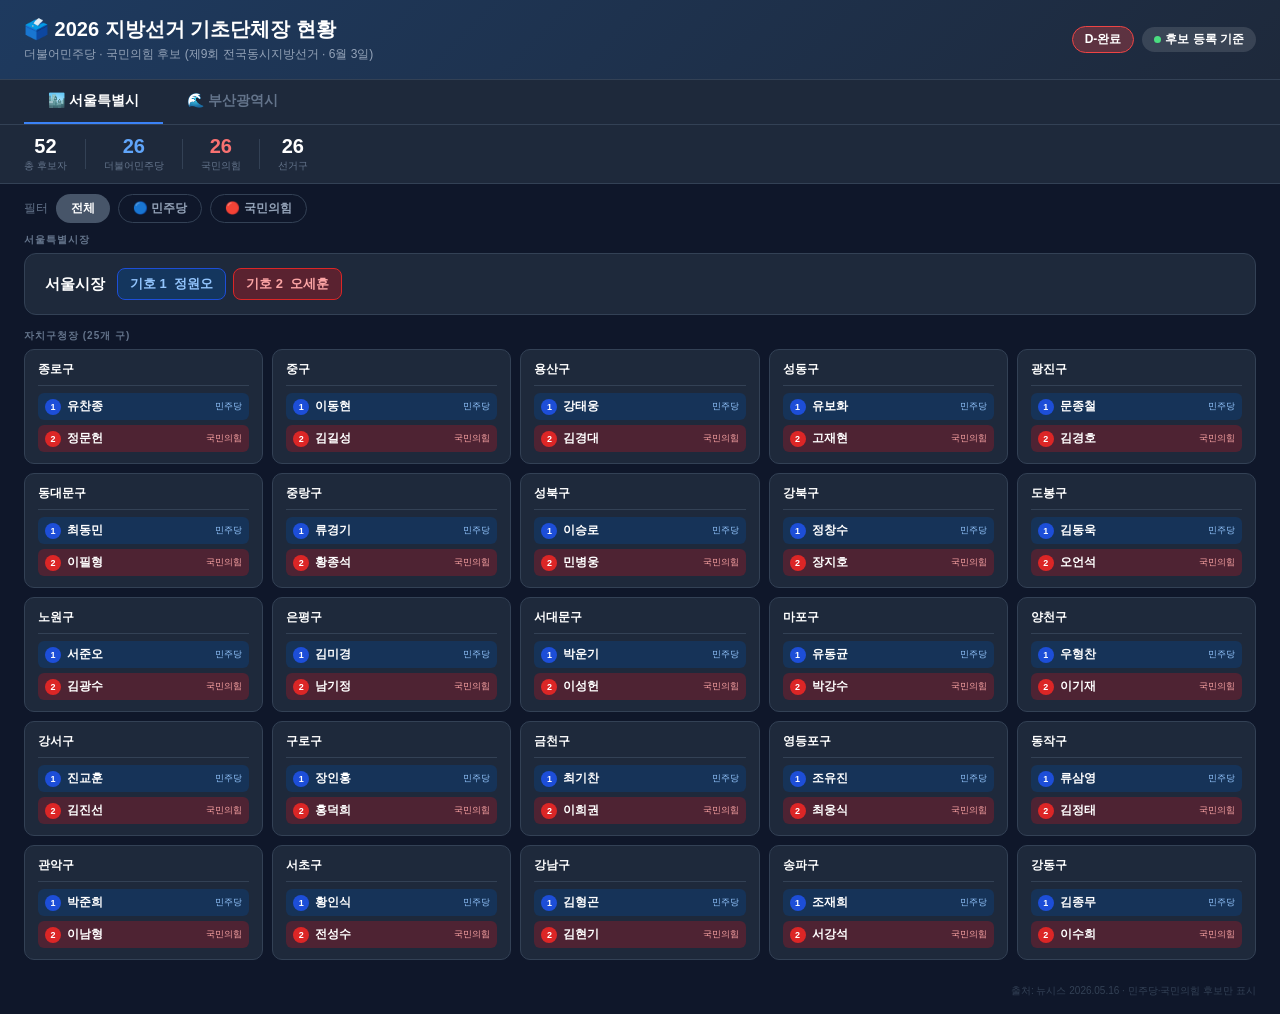
<file: seoul-election.html>
<!-- 2026 지방선거 기초단체장 현황 (서울·부산) -->
<!DOCTYPE html>
<html lang="ko">
<head>
  <meta charset="UTF-8">
  <meta name="viewport" content="width=device-width, initial-scale=1.0">
  <title>2026 지방선거 기초단체장 현황</title>
  <style>
    * { box-sizing:border-box; margin:0; padding:0; }
    body { font-family:'Noto Sans KR','Malgun Gothic',sans-serif; background:#0f172a; color:#e2e8f0; min-height:100vh; }

    header { background:linear-gradient(135deg,#1e3a5f,#1e293b); padding:16px 24px; border-bottom:1px solid #334155; }
    .hdr-row { display:flex; align-items:center; justify-content:space-between; flex-wrap:wrap; gap:8px; }
    .hdr-title { font-size:20px; font-weight:700; color:#fff; }
    .hdr-sub   { font-size:12px; color:#94a3b8; margin-top:3px; }
    .hdr-r { display:flex; gap:8px; align-items:center; }
    .badge { padding:4px 12px; border-radius:20px; font-size:12px; font-weight:700; color:#fff; background:rgba(255,255,255,0.12); }
    .badge.red { background:rgba(239,68,68,0.3); border:1px solid #ef4444; }
    .dot { width:7px; height:7px; border-radius:50%; background:#4ade80; animation:blink 1.3s infinite; display:inline-block; margin-right:4px; }
    @keyframes blink{0%,100%{opacity:1}50%{opacity:.3}}

    /* 도시 탭 */
    .city-tabs { display:flex; gap:0; background:#1e293b; border-bottom:1px solid #334155; padding:0 24px; }
    .ctab {
      padding:12px 24px; font-size:14px; font-weight:700; cursor:pointer;
      color:#64748b; border-bottom:2px solid transparent; transition:.15s;
    }
    .ctab:hover { color:#94a3b8; }
    .ctab.on { color:#fff; border-bottom-color:#3b82f6; }

    /* 요약 바 */
    .sum-bar { background:#1e293b; border-bottom:1px solid #334155; padding:10px 24px; display:flex; flex-wrap:wrap; gap:0; align-items:center; }
    .si { padding:0 18px; text-align:center; }
    .si:first-child { padding-left:0; }
    .sv { font-size:20px; font-weight:700; color:#fff; }
    .sv.b{color:#60a5fa;} .sv.r{color:#f87171;}
    .sl { font-size:10px; color:#64748b; margin-top:1px; }
    .sdiv { width:1px; background:#334155; height:30px; align-self:center; }

    /* 필터 */
    .fbar { padding:10px 24px; display:flex; align-items:center; gap:8px; }
    .flbl { font-size:12px; color:#64748b; }
    .fbtn { padding:5px 14px; border-radius:20px; border:1.5px solid #334155; background:transparent; color:#94a3b8; font-size:12px; font-weight:600; cursor:pointer; }
    .fbtn.on { border-color:transparent; color:#fff; }
    .fbtn.fa.on { background:#475569; }
    .fbtn.fm.on { background:#1d4ed8; }
    .fbtn.fp.on { background:#dc2626; }

    /* 광역단체장 */
    .sec { margin:0 24px 14px; }
    .sec-lbl { font-size:10px; font-weight:700; color:#64748b; letter-spacing:1px; text-transform:uppercase; margin-bottom:6px; }
    .mayor-card { background:#1e293b; border:1px solid #334155; border-radius:12px; padding:14px 20px; display:flex; flex-wrap:wrap; gap:8px; align-items:center; }
    .mayor-ttl { font-size:15px; font-weight:700; color:#fff; margin-right:4px; }
    .chips { display:flex; flex-wrap:wrap; gap:7px; }
    .chip { display:flex; align-items:center; gap:6px; padding:6px 12px; border-radius:8px; font-size:13px; font-weight:700; }
    .chip-m { background:rgba(0,78,162,.35); border:1px solid #1d4ed8; color:#93c5fd; }
    .chip-p { background:rgba(201,21,30,.35); border:1px solid #dc2626; color:#fca5a5; }

    /* 그리드 */
    .gu-grid { display:grid; gap:9px; padding:0 24px 24px; grid-template-columns:repeat(5,1fr); }
    @media(max-width:1100px){.gu-grid{grid-template-columns:repeat(4,1fr);}}
    @media(max-width:860px) {.gu-grid{grid-template-columns:repeat(3,1fr);}}
    @media(max-width:580px) {.gu-grid{grid-template-columns:repeat(2,1fr);}}

    .gc { background:#1e293b; border:1px solid #334155; border-radius:10px; padding:11px 13px; }
    .gc.hidden { display:none; }
    .gn { font-size:12px; font-weight:700; color:#fff; padding-bottom:7px; margin-bottom:7px; border-bottom:1px solid #334155; }
    .clist { display:flex; flex-direction:column; gap:5px; }
    .crow { display:flex; align-items:center; gap:6px; padding:5px 7px; border-radius:6px; }
    .crow.hidden { display:none; }
    .cg { width:16px; height:16px; border-radius:50%; font-size:9px; font-weight:700; display:flex; align-items:center; justify-content:center; flex-shrink:0; color:#fff; }
    .cn { font-size:12px; font-weight:700; color:#fff; flex:1; }
    .cp { font-size:9px; }

    .pm { background:rgba(0,78,162,.28); }
    .pm .cg { background:#1d4ed8; }
    .pm .cp { color:#93c5fd; }
    .pp { background:rgba(201,21,30,.28); }
    .pp .cg { background:#dc2626; }
    .pp .cp { color:#fca5a5; }

    .pane { display:none; }
    .pane.on { display:block; }
    .source { font-size:10px; color:#334155; text-align:right; padding:0 24px 16px; }
  </style>
</head>
<body>

<header>
  <div class="hdr-row">
    <div>
      <div class="hdr-title">🗳️ 2026 지방선거 기초단체장 현황</div>
      <div class="hdr-sub">더불어민주당 · 국민의힘 후보 (제9회 전국동시지방선거 · 6월 3일)</div>
    </div>
    <div class="hdr-r">
      <div class="badge red">D-<span id="dday">-</span></div>
      <div class="badge"><span class="dot"></span>후보 등록 기준</div>
    </div>
  </div>
</header>

<!-- 도시 탭 -->
<div class="city-tabs">
  <div class="ctab on" onclick="setCity('seoul')">🏙️ 서울특별시</div>
  <div class="ctab"    onclick="setCity('busan')">🌊 부산광역시</div>
</div>

<!-- ═══════════════ 서울 ═══════════════ -->
<div class="pane on" id="pane-seoul">
  <div class="sum-bar">
    <div class="si"><div class="sv">52</div><div class="sl">총 후보자</div></div>
    <div class="sdiv"></div>
    <div class="si"><div class="sv b">26</div><div class="sl">더불어민주당</div></div>
    <div class="sdiv"></div>
    <div class="si"><div class="sv r">26</div><div class="sl">국민의힘</div></div>
    <div class="sdiv"></div>
    <div class="si"><div class="sv">26</div><div class="sl">선거구</div></div>
  </div>
  <div class="fbar">
    <span class="flbl">필터</span>
    <button class="fbtn fa on" onclick="setFilter('seoul','all')">전체</button>
    <button class="fbtn fm"    onclick="setFilter('seoul','m')">🔵 민주당</button>
    <button class="fbtn fp"    onclick="setFilter('seoul','p')">🔴 국민의힘</button>
  </div>
  <div class="sec">
    <div class="sec-lbl">서울특별시장</div>
    <div class="mayor-card">
      <div class="mayor-ttl">서울시장</div>
      <div class="chips">
        <div class="chip chip-m" data-pc="m">기호 1 &nbsp;정원오</div>
        <div class="chip chip-p" data-pc="p">기호 2 &nbsp;오세훈</div>
      </div>
    </div>
  </div>
  <div class="sec" style="margin-bottom:6px;"><div class="sec-lbl">자치구청장 (25개 구)</div></div>
  <div class="gu-grid" id="grid-seoul"></div>
  <div class="source">출처: 뉴시스 2026.05.16 · 민주당·국민의힘 후보만 표시</div>
</div>

<!-- ═══════════════ 부산 ═══════════════ -->
<div class="pane" id="pane-busan">
  <div class="sum-bar">
    <div class="si"><div class="sv">32</div><div class="sl">총 후보자</div></div>
    <div class="sdiv"></div>
    <div class="si"><div class="sv b">16</div><div class="sl">더불어민주당</div></div>
    <div class="sdiv"></div>
    <div class="si"><div class="sv r">16</div><div class="sl">국민의힘</div></div>
    <div class="sdiv"></div>
    <div class="si"><div class="sv">16</div><div class="sl">선거구</div></div>
  </div>
  <div class="fbar">
    <span class="flbl">필터</span>
    <button class="fbtn fa on" onclick="setFilter('busan','all')">전체</button>
    <button class="fbtn fm"    onclick="setFilter('busan','m')">🔵 민주당</button>
    <button class="fbtn fp"    onclick="setFilter('busan','p')">🔴 국민의힘</button>
  </div>
  <div class="sec">
    <div class="sec-lbl">부산광역시장</div>
    <div class="mayor-card">
      <div class="mayor-ttl">부산시장</div>
      <div class="chips" style="color:#64748b; font-size:13px;">데이터 준비 중</div>
    </div>
  </div>
  <div class="sec" style="margin-bottom:6px;"><div class="sec-lbl">기초단체장 (15구 1군)</div></div>
  <div class="gu-grid" id="grid-busan"></div>
  <div class="source">출처: 민주당·국민의힘 후보만 표시</div>
</div>

<script>
const SEOUL = [
  {gu:'종로구',   cands:[{n:'유찬종',pc:'m'},{n:'정문헌',pc:'p'}]},
  {gu:'중구',     cands:[{n:'이동현',pc:'m'},{n:'김길성',pc:'p'}]},
  {gu:'용산구',   cands:[{n:'강태웅',pc:'m'},{n:'김경대',pc:'p'}]},
  {gu:'성동구',   cands:[{n:'유보화',pc:'m'},{n:'고재현',pc:'p'}]},
  {gu:'광진구',   cands:[{n:'문종철',pc:'m'},{n:'김경호',pc:'p'}]},
  {gu:'동대문구', cands:[{n:'최동민',pc:'m'},{n:'이필형',pc:'p'}]},
  {gu:'중랑구',   cands:[{n:'류경기',pc:'m'},{n:'황종석',pc:'p'}]},
  {gu:'성북구',   cands:[{n:'이승로',pc:'m'},{n:'민병웅',pc:'p'}]},
  {gu:'강북구',   cands:[{n:'정창수',pc:'m'},{n:'장지호',pc:'p'}]},
  {gu:'도봉구',   cands:[{n:'김동욱',pc:'m'},{n:'오언석',pc:'p'}]},
  {gu:'노원구',   cands:[{n:'서준오',pc:'m'},{n:'김광수',pc:'p'}]},
  {gu:'은평구',   cands:[{n:'김미경',pc:'m'},{n:'남기정',pc:'p'}]},
  {gu:'서대문구', cands:[{n:'박운기',pc:'m'},{n:'이성헌',pc:'p'}]},
  {gu:'마포구',   cands:[{n:'유동균',pc:'m'},{n:'박강수',pc:'p'}]},
  {gu:'양천구',   cands:[{n:'우형찬',pc:'m'},{n:'이기재',pc:'p'}]},
  {gu:'강서구',   cands:[{n:'진교훈',pc:'m'},{n:'김진선',pc:'p'}]},
  {gu:'구로구',   cands:[{n:'장인홍',pc:'m'},{n:'홍덕희',pc:'p'}]},
  {gu:'금천구',   cands:[{n:'최기찬',pc:'m'},{n:'이희권',pc:'p'}]},
  {gu:'영등포구', cands:[{n:'조유진',pc:'m'},{n:'최웅식',pc:'p'}]},
  {gu:'동작구',   cands:[{n:'류삼영',pc:'m'},{n:'김정태',pc:'p'}]},
  {gu:'관악구',   cands:[{n:'박준희',pc:'m'},{n:'이남형',pc:'p'}]},
  {gu:'서초구',   cands:[{n:'황인식',pc:'m'},{n:'전성수',pc:'p'}]},
  {gu:'강남구',   cands:[{n:'김형곤',pc:'m'},{n:'김현기',pc:'p'}]},
  {gu:'송파구',   cands:[{n:'조재희',pc:'m'},{n:'서강석',pc:'p'}]},
  {gu:'강동구',   cands:[{n:'김종무',pc:'m'},{n:'이수희',pc:'p'}]},
]

const BUSAN = [
  {gu:'중구',     cands:[{n:'강희은',pc:'m'},{n:'최진봉',pc:'p'}]},
  {gu:'서구',     cands:[{n:'황정재',pc:'m'},{n:'공한수',pc:'p'}]},
  {gu:'동구',     cands:[{n:'김종우',pc:'m'},{n:'강철호',pc:'p'}]},
  {gu:'영도구',   cands:[{n:'김철훈',pc:'m'},{n:'안성민',pc:'p'}]},
  {gu:'부산진구', cands:[{n:'서은숙',pc:'m'},{n:'김영욱',pc:'p'}]},
  {gu:'동래구',   cands:[{n:'탁영일',pc:'m'},{n:'장준용',pc:'p'}]},
  {gu:'남구',     cands:[{n:'박재범',pc:'m'},{n:'김광명',pc:'p'}]},
  {gu:'북구',     cands:[{n:'정명희',pc:'m'},{n:'오태원',pc:'p'}]},
  {gu:'해운대구', cands:[{n:'홍순헌',pc:'m'},{n:'김성수',pc:'p'}]},
  {gu:'사하구',   cands:[{n:'김태석',pc:'m'},{n:'김척수',pc:'p'}]},
  {gu:'금정구',   cands:[{n:'김경지',pc:'m'},{n:'윤일현',pc:'p'}]},
  {gu:'강서구',   cands:[{n:'박상준',pc:'m'},{n:'김형찬',pc:'p'}]},
  {gu:'연제구',   cands:[{n:'이정식',pc:'m'},{n:'주석수',pc:'p'}]},
  {gu:'수영구',   cands:[{n:'김진',  pc:'m'},{n:'강성태',pc:'p'}]},
  {gu:'사상구',   cands:[{n:'서태경',pc:'m'},{n:'이대훈',pc:'p'}]},
  {gu:'기장군',   cands:[{n:'우성빈',pc:'m'},{n:'정명시',pc:'p'}]},
]

const GIHO = {m:'1', p:'2'}
const PNAME = {m:'민주당', p:'국민의힘'}

function buildGrid(data, gridId) {
  const grid = document.getElementById(gridId)
  grid.innerHTML = data.map(({gu, cands}) => `
    <div class="gc">
      <div class="gn">${gu}</div>
      <div class="clist">
        ${cands.map(c => `
          <div class="crow p${c.pc}" data-pc="${c.pc}">
            <span class="cg">${GIHO[c.pc]}</span>
            <span class="cn">${c.n}</span>
            <span class="cp">${PNAME[c.pc]}</span>
          </div>`).join('')}
      </div>
    </div>`).join('')
}

let cityFilter = {seoul:'all', busan:'all'}

function setFilter(city, f) {
  cityFilter[city] = f
  const pane = document.getElementById(`pane-${city}`)
  pane.querySelectorAll('.fbtn').forEach(b => b.classList.remove('on'))
  pane.querySelector(`.f${f==='all'?'a':f}`).classList.add('on')

  pane.querySelectorAll('.crow').forEach(r => {
    r.classList.toggle('hidden', f !== 'all' && r.dataset.pc !== f)
  })
  // 시장 칩
  pane.querySelectorAll('.chip[data-pc]').forEach(c => {
    c.style.opacity = (f === 'all' || c.dataset.pc === f) ? '1' : '0.2'
  })
}

function setCity(city) {
  document.querySelectorAll('.ctab').forEach((t,i) => t.classList.toggle('on', ['seoul','busan'][i] === city))
  document.querySelectorAll('.pane').forEach(p => p.classList.toggle('on', p.id === `pane-${city}`))
}

function updateDday() {
  const diff = Math.ceil((new Date('2026-06-03T06:00:00+09:00') - new Date()) / 86400000)
  document.getElementById('dday').textContent = diff > 0 ? diff : (diff === 0 ? 'Day' : '완료')
}

buildGrid(SEOUL, 'grid-seoul')
buildGrid(BUSAN, 'grid-busan')
updateDday()
setInterval(updateDday, 60000)
</script>
</body>
</html>
</file>
